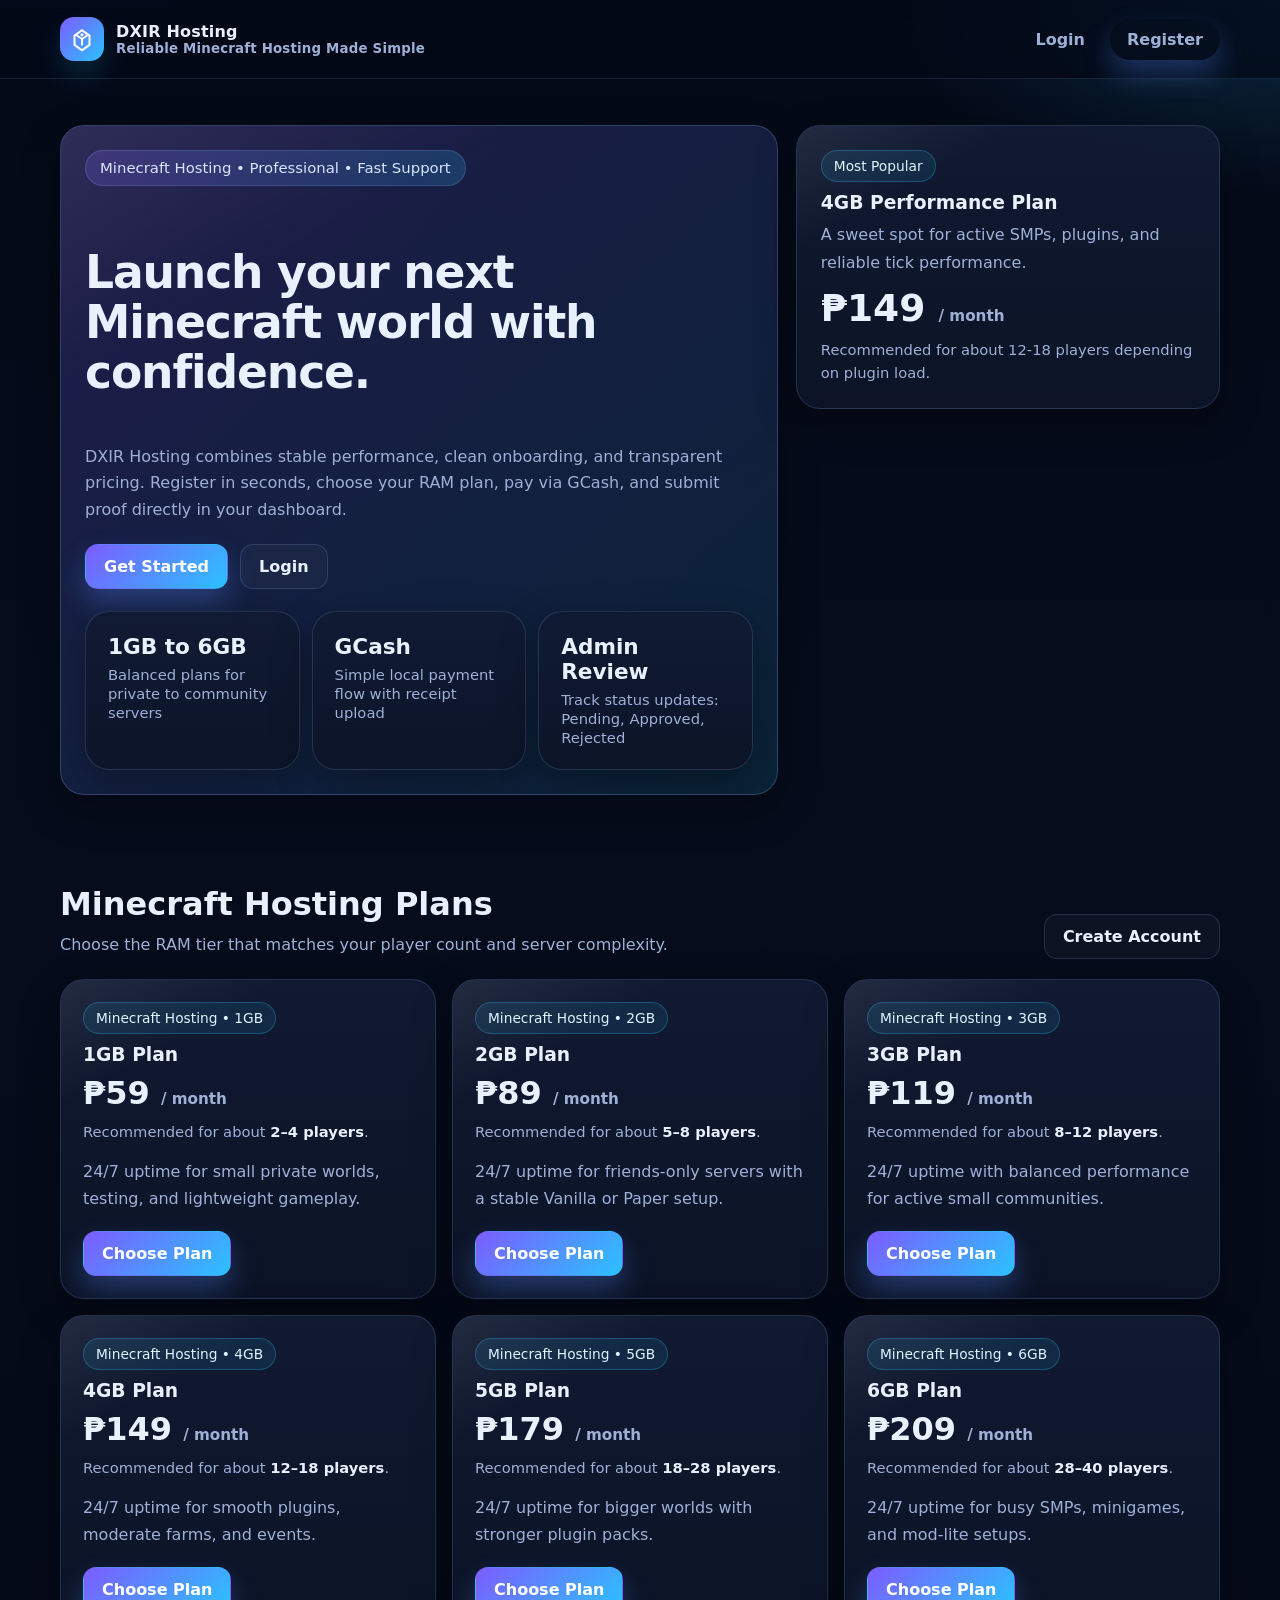
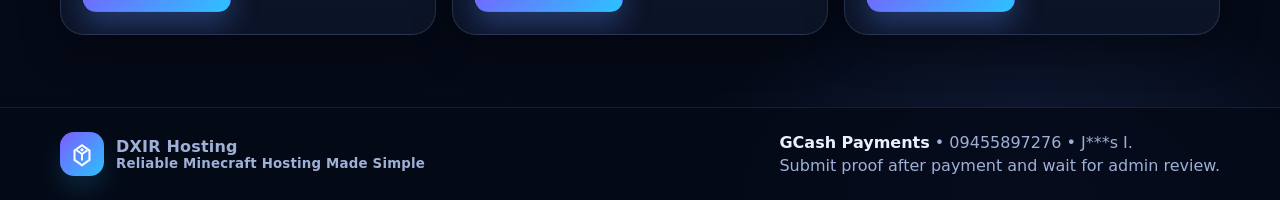
<file: index.html>
<!doctype html>
<html lang="en">
<head>
  <meta charset="UTF-8" />
  <meta name="viewport" content="width=device-width, initial-scale=1.0" />
  <title>DXIR Hosting | Reliable Minecraft Hosting Made Simple</title>
  <meta name="description" content="DXIR Hosting offers premium Minecraft server plans, GCash payments, and a streamlined proof-of-payment workflow." />
  <link rel="stylesheet" href="styles.css" />
  <script defer src="app.js"></script>
</head>
<body data-page="home">
  <header class="site-header">
    <div class="container navbar">
      <a class="brand js-logo" href="index.html" data-label="Reliable Minecraft Hosting Made Simple"></a>
      <nav class="nav-links js-session-state" aria-label="Primary navigation">
        <a href="#pricing">Plans</a>
      </nav>
    </div>
  </header>

  <main>
    <section class="hero">
      <div class="container hero-grid">
        <section class="panel hero-highlight">
          <div class="kicker">Minecraft Hosting • Professional • Fast Support</div>
          <h1 class="hero-main-title">Launch your next Minecraft world with confidence.</h1>
          <p>
            DXIR Hosting combines stable performance, clean onboarding, and transparent pricing.
            Register in seconds, choose your RAM plan, pay via GCash, and submit proof directly in your dashboard.
          </p>
          <div class="hero-actions">
            <a class="btn btn-primary" href="register.html">Get Started</a>
            <a class="btn btn-secondary" href="login.html">Login</a>
          </div>
          <div class="metric-grid" style="margin-top:22px;">
            <article class="stat-card">
              <strong>1GB to 6GB</strong>
              <span>Balanced plans for private to community servers</span>
            </article>
            <article class="stat-card">
              <strong>GCash</strong>
              <span>Simple local payment flow with receipt upload</span>
            </article>
            <article class="stat-card">
              <strong>Admin Review</strong>
              <span>Track status updates: Pending, Approved, Rejected</span>
            </article>
          </div>
        </section>

        <aside class="hero-art">
          <article class="art-tile">
            <div class="plan-pill">Most Popular</div>
            <h3 style="margin:0 0 8px;">4GB Performance Plan</h3>
            <p style="margin:0;">A sweet spot for active SMPs, plugins, and reliable tick performance.</p>
            <div class="price" style="font-size:2.35rem;">₱149 <small>/ month</small></div>
            <div class="help">Recommended for about 12-18 players depending on plugin load.</div>
          </article>
        </aside>
      </div>
    </section>

    <section id="pricing" class="section">
      <div class="container">
        <div class="section-head">
          <div>
            <h2>Minecraft Hosting Plans</h2>
            <p class="section-subtitle">Choose the RAM tier that matches your player count and server complexity.</p>
          </div>
          <a class="btn btn-secondary" href="register.html">Create Account</a>
        </div>
        <div id="pricing-grid" class="grid-3"></div>
      </div>
    </section>
  </main>

  <footer class="footer">
    <div class="container footer-grid">
      <div class="brand js-logo" data-label="Reliable Minecraft Hosting Made Simple"></div>
      <div>
        <div><strong style="color:var(--text);">GCash Payments</strong> • 09455897276 • J***s I.</div>
        <div class="muted" style="margin-top:4px;">Submit proof after payment and wait for admin review.</div>
      </div>
    </div>
  </footer>
</body>
</html>
</file>
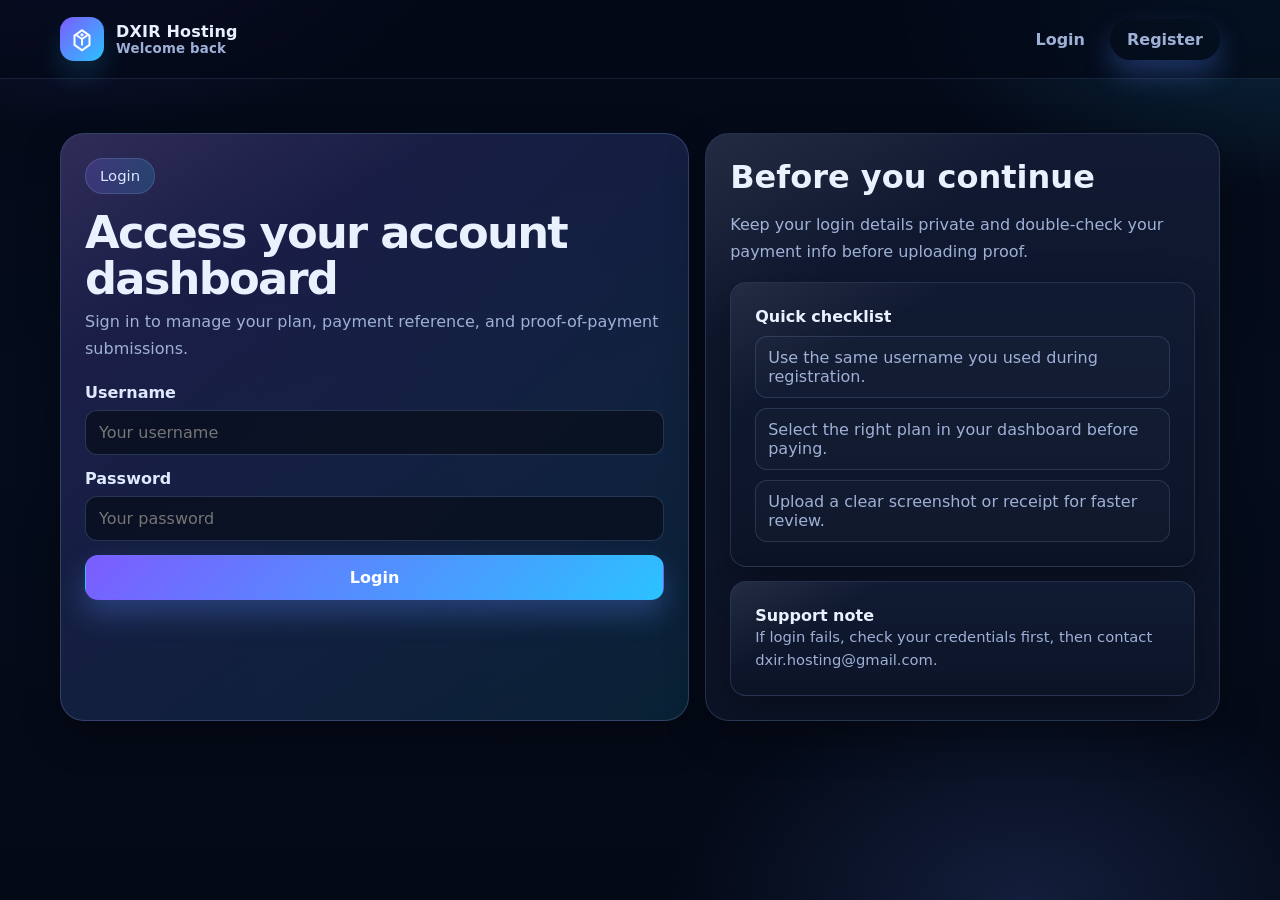
<file: admin.html>
<!doctype html>
<html lang="en">
<head>
  <meta charset="UTF-8" />
  <meta name="viewport" content="width=device-width, initial-scale=1.0" />
  <title>Admin Dashboard | DXIR Hosting</title>
  <link rel="stylesheet" href="styles.css" />
  <script defer src="app.js"></script>
</head>
<body data-page="admin">
  <header class="site-header">
    <div class="container navbar">
      <a class="brand js-logo" href="index.html" data-label="Admin control panel"></a>
      <nav class="nav-links js-session-state"></nav>
    </div>
  </header>

  <main class="page-shell">
    <div class="container portal-shell">
      <aside class="portal-sidebar">
        <section class="panel portal-card hero-highlight">
          <div class="kicker">Admin Control</div>
          <h1 class="page-title">Welcome, <span id="admin-name">admin</span></h1>
          <p class="section-subtitle">Review accounts, manage proof submissions, and approve panel deliveries from one place.</p>
          <div class="notice" style="margin-top:16px;">
            <strong style="color:var(--text);">Workflow</strong>
            <ul class="quick-list" style="margin-top:10px;">
              <li>Check registered account details</li>
              <li>Review uploaded proof and e-mail</li>
              <li>Approve, pending, or reject submissions</li>
            </ul>
          </div>
        </section>

        <section class="panel portal-card">
          <h2 style="margin-bottom:10px;">Control status</h2>
          <div class="admin-mini-stats" id="admin-stats"></div>
        </section>
      </aside>

      <div class="portal-content">
        <section class="panel portal-card" style="margin-bottom:16px;">
          <div class="portal-subhead">
            <div>
              <h2>Registered Accounts</h2>
              <p class="help" style="margin-bottom:0;">Latest registered users are shown here for quick verification.</p>
            </div>
            <span class="summary-chip">Accounts</span>
          </div>
          <div class="table-wrap" style="margin-top:14px;">
            <table>
              <thead>
                <tr>
                  <th>Username</th>
                  <th>Role</th>
                  <th>Created</th>
                </tr>
              </thead>
              <tbody id="users-tbody"></tbody>
            </table>
          </div>
        </section>

        <section class="panel portal-card">
          <div class="portal-subhead">
            <div>
              <h2>Proof-of-Payment Queue</h2>
              <p class="help" style="margin-bottom:0;">Set each submission to Pending, Approved, or Rejected after checking proof and e-mail details.</p>
            </div>
            <span class="summary-chip">Review queue</span>
          </div>
          <div id="admin-submissions" style="display:grid; gap:16px; margin-top:16px;"></div>
        </section>
      </div>
    </div>
  </main>
</body>
</html>
</file>
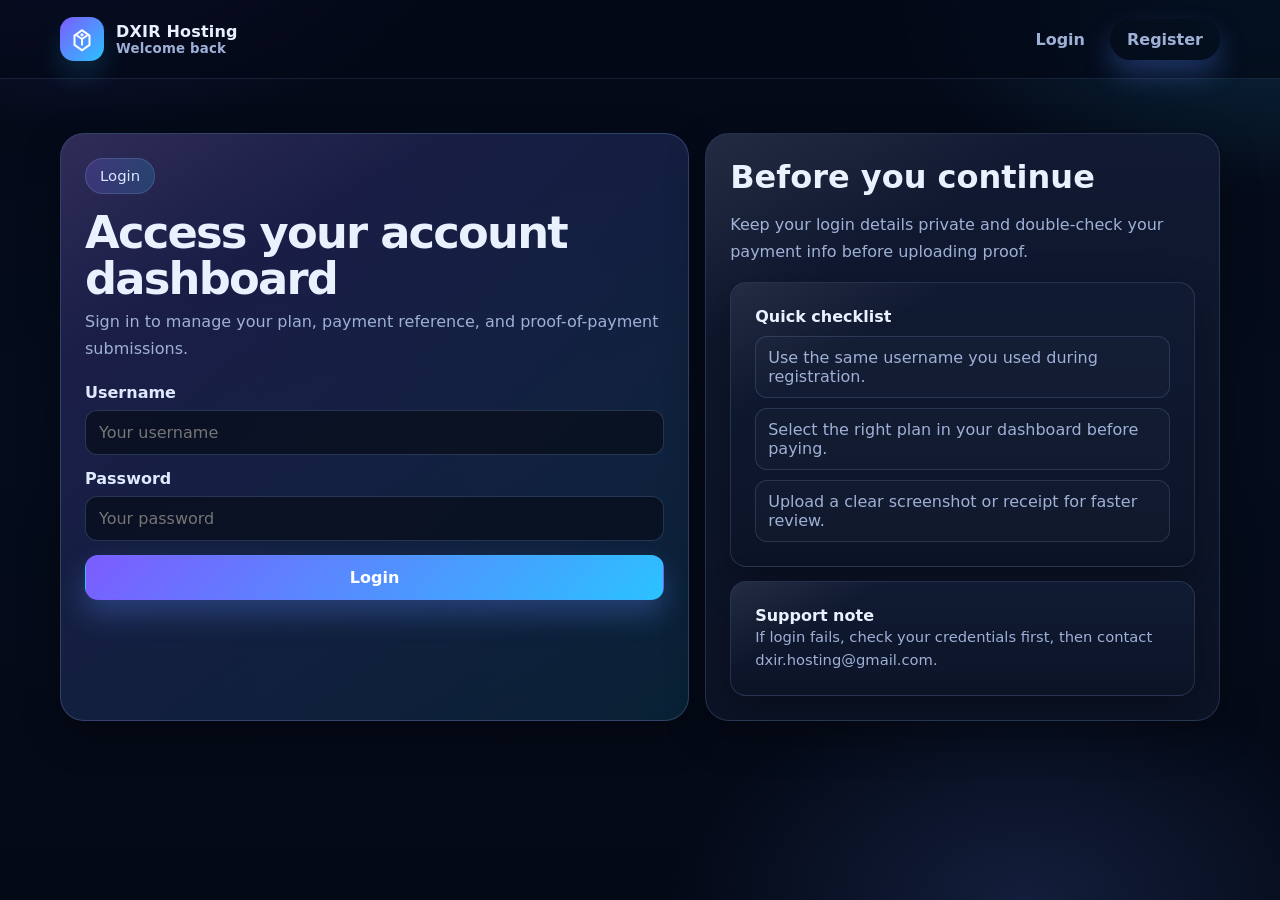
<file: dashboard.html>
<!doctype html>
<html lang="en">
<head>
  <meta charset="UTF-8" />
  <meta name="viewport" content="width=device-width, initial-scale=1.0" />
  <title>Dashboard | DXIR Hosting</title>
  <link rel="stylesheet" href="styles.css" />
  <script defer src="app.js"></script>
</head>
<body data-page="dashboard">
  <header class="site-header">
    <div class="container navbar">
      <a class="brand js-logo" href="index.html" data-label="Client dashboard"></a>
      <nav class="nav-links js-session-state"></nav>
    </div>
  </header>

  <main class="page-shell">
    <div class="container portal-shell">
      <aside class="portal-sidebar">
        <section class="panel portal-card hero-highlight">
          <div class="kicker">Client Dashboard</div>
          <h1 class="page-title">Welcome, <span id="welcome-name">user</span></h1>
          <p class="section-subtitle">Submit your proof of payment and receive your panel details through e-mail after review.</p>

          <div class="dashboard-summary dashboard-summary-left">
            <span class="summary-chip">E-mail required</span>
            <span class="summary-chip">Proof upload</span>
            <span class="summary-chip">Admin review</span>
          </div>
        </section>

        <section class="panel portal-card">
          <div class="portal-subhead">
            <h2>Payment summary</h2>
            <span class="summary-chip">GCash only</span>
          </div>
          <p class="help help-compact">Use the details below before uploading your receipt.</p>
          <div class="notice">
            <strong style="color:var(--text);">GCash Number</strong>
            <div class="code" id="gcash-number"></div>
          </div>
          <div class="notice">
            <strong style="color:var(--text);">Account Name</strong>
            <div class="code" id="gcash-name"></div>
          </div>
        </section>

        <section class="panel portal-card">
          <h2 class="section-title-tight">Quick checklist</h2>
          <ul class="quick-list">
            <li>Select the plan you paid for</li>
            <li>Enter the exact e-mail for delivery</li>
            <li>Upload a clear image or PDF receipt</li>
          </ul>
          <div class="help support-line">Support: <a href="mailto:dxir.hosting@gmail.com">dxir.hosting@gmail.com</a></div>
        </section>
      </aside>

      <div class="portal-content">
        <section class="panel portal-card">
          <div class="portal-subhead">
            <div>
              <h2>Available Plans</h2>
              <p class="help help-compact-bottom">Choose a plan below and it will be selected automatically in your proof form.</p>
            </div>
            <span class="summary-chip">24/7 uptime</span>
          </div>
          <div id="dashboard-plan-grid" class="grid-3 dashboard-plan-grid"></div>
        </section>

        <section class="form-card portal-card">
          <div class="portal-subhead">
            <div>
              <h2>Submit your payment proof</h2>
              <p id="selected-plan-note" class="help">Choose a plan first, then pay via GCash and upload proof below.</p>
            </div>
            <span class="summary-chip">Secure submission</span>
          </div>

          <form id="proof-form" class="dashboard-form">
            <div class="form-grid">
              <div class="field">
                <label for="full-name">Name</label>
                <input id="full-name" name="fullName" type="text" placeholder="Your full name" required />
              </div>
              <div class="field">
                <label for="proof-username">Username</label>
                <input id="proof-username" name="username" type="text" placeholder="Your account username" required />
              </div>
              <div class="field full">
                <label for="proof-email">E-mail</label>
                <input id="proof-email" name="email" type="email" placeholder="name@example.com" required />
                <div class="help">We’ll use this to send your panel and delivery details.</div>
              </div>
              <div class="field full">
                <label for="plan-select">Selected Plan</label>
                <select id="plan-select" name="plan" required></select>
              </div>
              <div class="field full">
                <label for="reference">Transaction Reference Number</label>
                <input id="reference" name="reference" type="text" placeholder="GCash reference number" required />
              </div>
              <div class="field full">
                <label for="proof-file">Upload Proof of Payment</label>
                <input id="proof-file" name="proof" type="file" accept="image/*,.pdf" required />
                <div class="help">Upload a clear image or PDF under 2.5MB for this demo site.</div>
              </div>
              <div class="field full">
                <button class="btn btn-primary" type="submit">Submit Proof</button>
              </div>
            </div>
            <div id="proof-message" hidden></div>
          </form>
        </section>

        <section class="panel portal-card">
          <div class="portal-subhead">
            <h2>Submission activity</h2>
            <span class="summary-chip">Live preview</span>
          </div>
          <div id="proof-preview" class="preview">
            <div class="help">Upload an image or document proof to see a preview here.</div>
          </div>

          <div class="dashboard-submissions-wrap">
            <h2 class="dashboard-submissions-title">Your Submissions</h2>
            <div id="user-submissions"></div>
          </div>
        </section>
      </div>
    </div>
  </main>
</body>
</html>
</file>
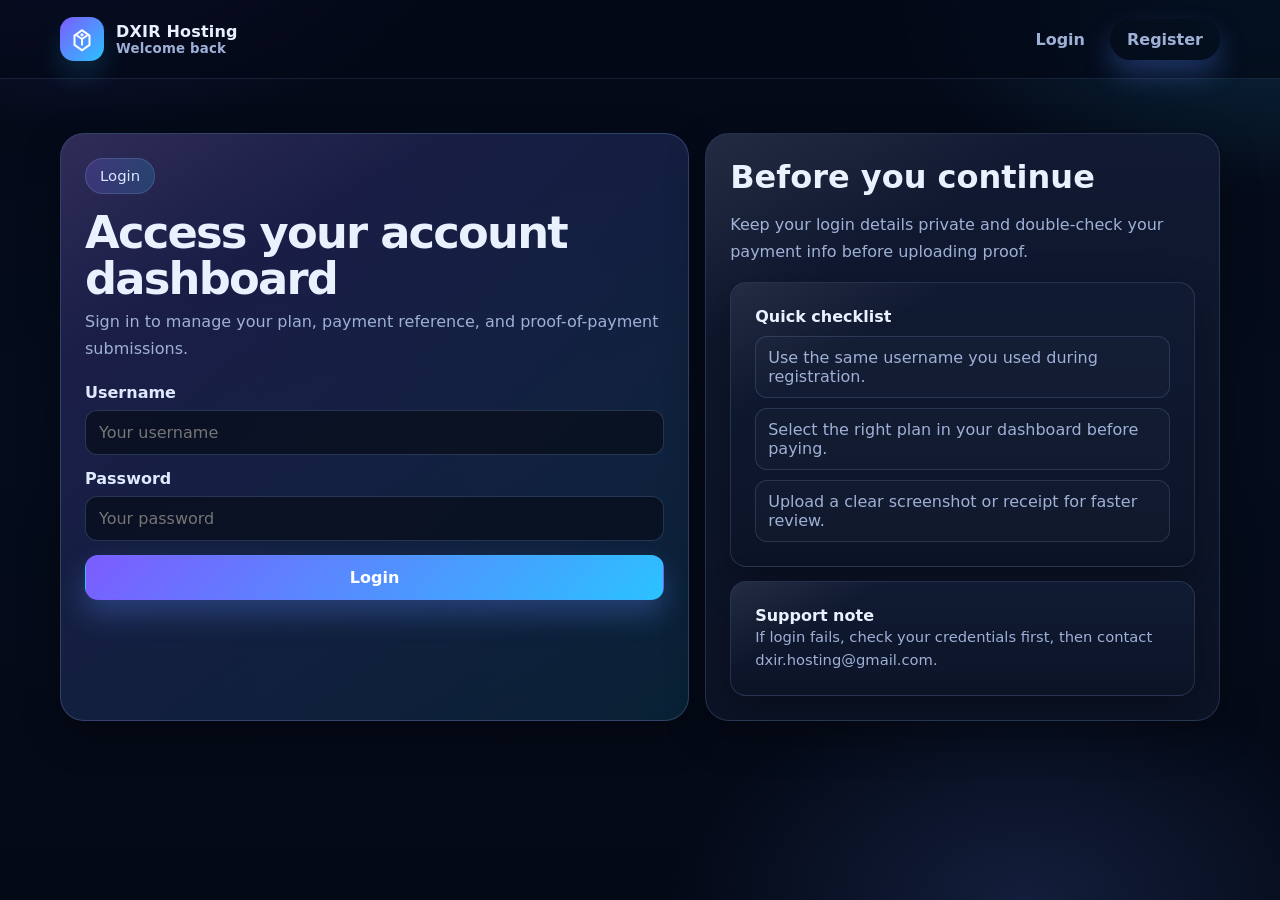
<file: login.html>
<!doctype html>
<html lang="en">
<head>
  <meta charset="UTF-8" />
  <meta name="viewport" content="width=device-width, initial-scale=1.0" />
  <title>Login | DXIR Hosting</title>
  <link rel="stylesheet" href="styles.css" />
  <script defer src="app.js"></script>
</head>
<body data-page="login">
  <header class="site-header">
    <div class="container navbar">
      <a class="brand js-logo" href="index.html" data-label="Welcome back"></a>
      <nav class="nav-links js-session-state"></nav>
    </div>
  </header>

  <main class="page-shell">
    <div class="container auth-layout">
      <section class="form-card hero-highlight">
        <div class="kicker">Login</div>
        <h1 class="page-title">Access your account dashboard</h1>
        <p class="section-subtitle">Sign in to manage your plan, payment reference, and proof-of-payment submissions.</p>

        <form id="login-form" style="margin-top:20px;">
          <div class="form-grid">
            <div class="field full">
              <label for="username">Username</label>
              <input id="username" name="username" type="text" placeholder="Your username" required />
            </div>
            <div class="field full">
              <label for="password">Password</label>
              <input id="password" name="password" type="password" placeholder="Your password" required />
            </div>
            <div class="field full">
              <button class="btn btn-primary" type="submit">Login</button>
            </div>
          </div>
          <div id="login-message" hidden></div>
        </form>
      </section>

      <aside class="panel">
        <h2>Before you continue</h2>
        <p>Keep your login details private and double-check your payment info before uploading proof.</p>

        <div class="notice">
          <strong style="color:var(--text);">Quick checklist</strong>
          <ul class="quick-list" style="margin-top:10px;">
            <li>Use the same username you used during registration.</li>
            <li>Select the right plan in your dashboard before paying.</li>
            <li>Upload a clear screenshot or receipt for faster review.</li>
          </ul>
        </div>

        <div class="notice">
          <strong style="color:var(--text);">Support note</strong>
          <div class="help">If login fails, check your credentials first, then contact <a href="mailto:dxir.hosting@gmail.com">dxir.hosting@gmail.com</a>.</div>
        </div>
      </aside>
    </div>
  </main>
</body>
</html>
</file>
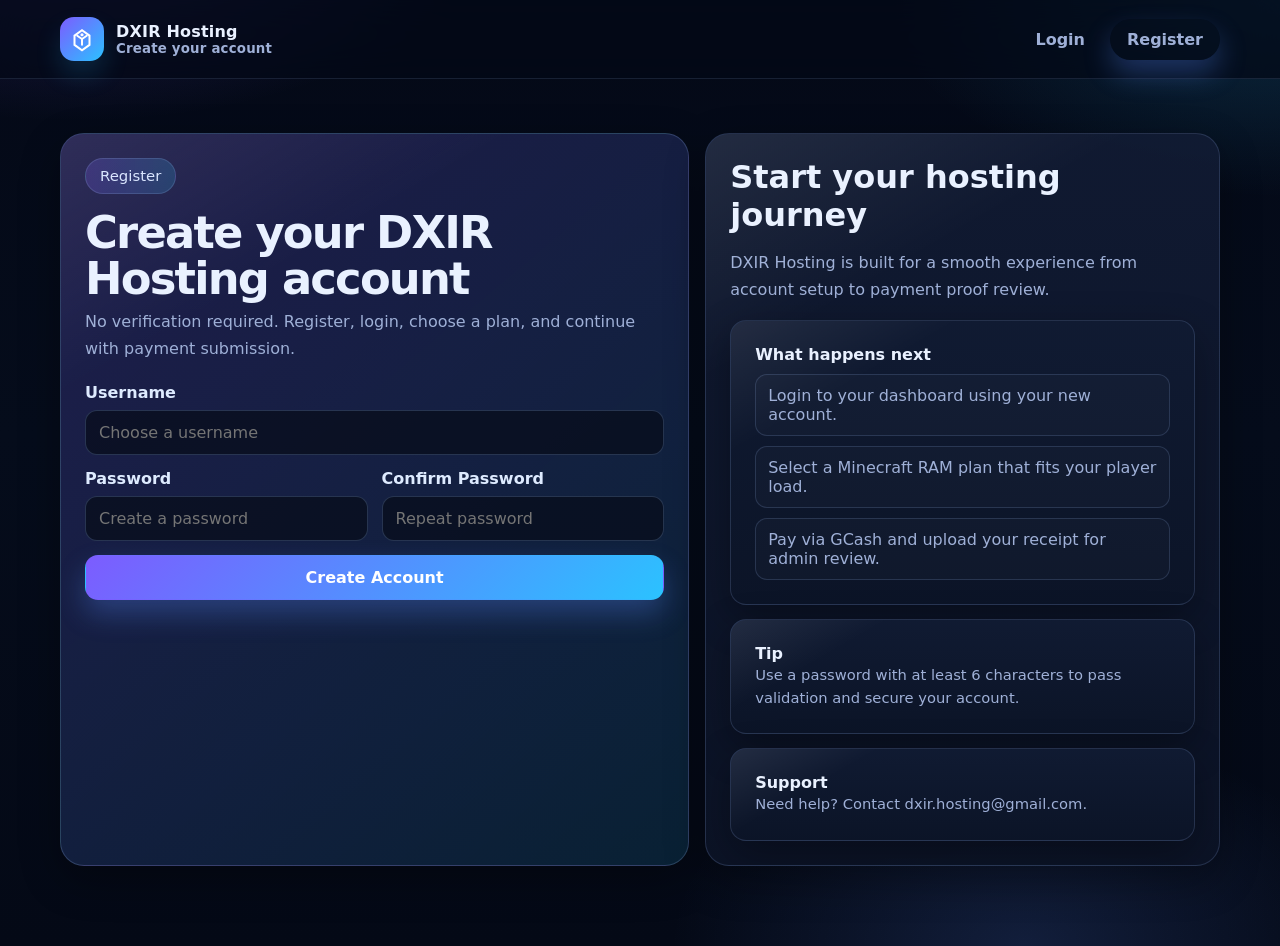
<file: register.html>
<!doctype html>
<html lang="en">
<head>
  <meta charset="UTF-8" />
  <meta name="viewport" content="width=device-width, initial-scale=1.0" />
  <title>Register | DXIR Hosting</title>
  <link rel="stylesheet" href="styles.css" />
  <script defer src="app.js"></script>
</head>
<body data-page="register">
  <header class="site-header">
    <div class="container navbar">
      <a class="brand js-logo" href="index.html" data-label="Create your account"></a>
      <nav class="nav-links js-session-state"></nav>
    </div>
  </header>

  <main class="page-shell">
    <div class="container auth-layout">
      <section class="form-card hero-highlight">
        <div class="kicker">Register</div>
        <h1 class="page-title">Create your DXIR Hosting account</h1>
        <p class="section-subtitle">No verification required. Register, login, choose a plan, and continue with payment submission.</p>

        <form id="register-form" style="margin-top:20px;">
          <div class="form-grid">
            <div class="field full">
              <label for="username">Username</label>
              <input id="username" name="username" type="text" placeholder="Choose a username" required />
            </div>
            <div class="field">
              <label for="password">Password</label>
              <input id="password" name="password" type="password" placeholder="Create a password" required />
            </div>
            <div class="field">
              <label for="confirm">Confirm Password</label>
              <input id="confirm" name="confirm" type="password" placeholder="Repeat password" required />
            </div>
            <div class="field full">
              <button class="btn btn-primary" type="submit">Create Account</button>
            </div>
          </div>
          <div id="register-message" hidden></div>
        </form>
      </section>

      <aside class="panel">
        <h2>Start your hosting journey</h2>
        <p>DXIR Hosting is built for a smooth experience from account setup to payment proof review.</p>

        <div class="notice">
          <strong style="color:var(--text);">What happens next</strong>
          <ul class="quick-list" style="margin-top:10px;">
            <li>Login to your dashboard using your new account.</li>
            <li>Select a Minecraft RAM plan that fits your player load.</li>
            <li>Pay via GCash and upload your receipt for admin review.</li>
          </ul>
        </div>

        <div class="notice">
          <strong style="color:var(--text);">Tip</strong>
          <div class="help">Use a password with at least 6 characters to pass validation and secure your account.</div>
        </div>

        <div class="notice">
          <strong style="color:var(--text);">Support</strong>
          <div class="help">Need help? Contact <a href="mailto:dxir.hosting@gmail.com">dxir.hosting@gmail.com</a>.</div>
        </div>
      </aside>
    </div>
  </main>
</body>
</html>
</file>
<file: styles.css>
/* DXIR Hosting - redesigned premium styles */
:root {
  --bg: #060b16;
  --bg-elevated: #0d1529;
  --card: #111b33;
  --card-soft: #0f1930;
  --line: rgba(136, 166, 219, 0.2);
  --line-strong: rgba(136, 166, 219, 0.34);
  --text: #e9f1ff;
  --muted: #9fb0d7;
  --accent: #7c5cff;
  --accent-2: #2bc2ff;
  --accent-3: #5b8cff;
  --success: #22c55e;
  --warning: #f59e0b;
  --danger: #ef4444;
  --radius-lg: 24px;
  --radius-md: 16px;
  --radius-sm: 12px;
  --shadow-lg: 0 22px 58px rgba(0, 0, 0, 0.45);
  --shadow-md: 0 14px 40px rgba(0, 0, 0, 0.32);
  --ease-smooth: cubic-bezier(0.22, 1, 0.36, 1);
  --dur-fast: 0.18s;
  --dur-mid: 0.28s;
  --max: 1160px;
}

@keyframes fade-rise {
  from {
    opacity: 0;
    transform: translateY(6px);
  }
  to {
    opacity: 1;
    transform: translateY(0);
  }
}

@keyframes soft-float {
  0%, 100% {
    transform: translateY(0);
  }
  50% {
    transform: translateY(-2px);
  }
}

@keyframes glow-pulse {
  0%, 100% {
    box-shadow: 0 14px 26px rgba(43, 194, 255, 0.16);
  }
  50% {
    box-shadow: 0 16px 30px rgba(124, 92, 255, 0.2);
  }
}

* {
  box-sizing: border-box;
}

html {
  scroll-behavior: smooth;
}

body {
  margin: 0;
  color: var(--text);
  min-height: 100vh;
  font-family: Inter, ui-sans-serif, system-ui, -apple-system, BlinkMacSystemFont, "Segoe UI", sans-serif;
  background:
    radial-gradient(700px 360px at 6% -10%, rgba(124, 92, 255, 0.26), transparent 60%),
    radial-gradient(680px 340px at 100% 0%, rgba(43, 194, 255, 0.18), transparent 58%),
    radial-gradient(520px 320px at 80% 100%, rgba(91, 140, 255, 0.16), transparent 68%),
    linear-gradient(180deg, #040917 0%, #050c1b 46%, #040916 100%);
}

a {
  color: inherit;
  text-decoration: none;
}

img {
  max-width: 100%;
  display: block;
}

button,
input,
select,
textarea {
  font: inherit;
}

.container {
  width: min(var(--max), calc(100% - 32px));
  margin: 0 auto;
}

.site-header {
  position: sticky;
  top: 0;
  z-index: 80;
  backdrop-filter: blur(18px);
  background: rgba(4, 9, 23, 0.72);
  border-bottom: 1px solid rgba(151, 179, 228, 0.14);
  transition: background var(--dur-mid) var(--ease-smooth), border-color var(--dur-mid) var(--ease-smooth);
}

.navbar {
  min-height: 78px;
  display: flex;
  align-items: center;
  justify-content: space-between;
  gap: 16px;
}

.nav-links {
  display: flex;
  align-items: center;
  flex-wrap: wrap;
  gap: 10px;
}

.nav-links a,
.nav-links button {
  border: 1px solid transparent;
  background: transparent;
  color: var(--muted);
  cursor: pointer;
  font-weight: 600;
  padding: 10px 14px;
  border-radius: 999px;
  position: relative;
  transition: all var(--dur-fast) var(--ease-smooth);
}

.nav-links a::after {
  content: "";
  position: absolute;
  left: 14px;
  right: 14px;
  bottom: 6px;
  height: 2px;
  border-radius: 999px;
  background: linear-gradient(90deg, var(--accent), var(--accent-2));
  transform: scaleX(0);
  transform-origin: center;
  transition: transform var(--dur-fast) var(--ease-smooth);
}

.nav-links a:hover,
.nav-links button:hover,
.nav-links a.active {
  color: var(--text);
  border-color: rgba(136, 166, 219, 0.2);
  background: rgba(91, 140, 255, 0.12);
}

.nav-links a:hover::after,
.nav-links a.active::after {
  transform: scaleX(1);
}

.brand {
  display: inline-flex;
  align-items: center;
  gap: 12px;
  font-weight: 800;
  letter-spacing: 0.2px;
}

.brand-mark {
  width: 44px;
  height: 44px;
  border-radius: 14px;
  display: grid;
  place-items: center;
  background: linear-gradient(135deg, var(--accent), var(--accent-2));
  box-shadow: 0 14px 26px rgba(43, 194, 255, 0.16);
  animation: glow-pulse 6s var(--ease-smooth) infinite;
}

.brand-mark svg {
  width: 30px;
  height: 30px;
}

.brand small {
  display: block;
  color: var(--muted);
  font-weight: 600;
}

.hero {
  padding: 46px 0 64px;
  animation: fade-rise 0.36s var(--ease-smooth) both;
}

.page-shell {
  padding: 54px 0 80px;
  animation: fade-rise 0.36s var(--ease-smooth) both;
}

.hero-grid {
  display: grid;
  grid-template-columns: 1.32fr 0.78fr;
  gap: 18px;
  align-items: start;
}

.hero h1:not(.hero-main-title),
.page-title {
  margin: 0;
  font-size: clamp(2.15rem, 6.8vw, 4.3rem);
  line-height: 1.02;
  letter-spacing: -0.04em;
}

.hero h1.hero-main-title {
  font-size: clamp(1.55rem, 4.4vw, 2.85rem);
  line-height: 1.1;
  letter-spacing: -0.025em;
}

.page-title {
  font-size: clamp(1.85rem, 5vw, 2.8rem);
}

.hero p,
.section-subtitle,
.muted {
  color: var(--muted);
}

.hero p {
  max-width: 64ch;
  line-height: 1.78;
  margin: 14px 0 0;
}

.kicker {
  display: inline-flex;
  align-items: center;
  gap: 8px;
  padding: 8px 14px;
  border-radius: 999px;
  margin-bottom: 16px;
  font-size: 0.93rem;
  color: #d8e5ff;
  border: 1px solid rgba(136, 166, 219, 0.22);
  background: linear-gradient(90deg, rgba(124, 92, 255, 0.22), rgba(43, 194, 255, 0.18));
}

.hero-actions {
  display: flex;
  gap: 12px;
  flex-wrap: wrap;
  margin-top: 20px;
}

.card,
.panel,
.form-card,
.notice,
.feature-card,
.pricing-card,
.stat-card,
.submission-card,
.art-tile {
  position: relative;
  background: linear-gradient(180deg, rgba(17, 27, 51, 0.94), rgba(12, 20, 39, 0.95));
  border: 1px solid var(--line);
  border-radius: var(--radius-lg);
  box-shadow: var(--shadow-md);
  overflow: hidden;
  transition:
    transform var(--dur-mid) var(--ease-smooth),
    border-color var(--dur-mid) var(--ease-smooth),
    box-shadow var(--dur-mid) var(--ease-smooth),
    background-color var(--dur-mid) var(--ease-smooth);
}

.card,
.panel,
.form-card,
.notice,
.art-tile {
  padding: 24px;
}

.panel::before,
.form-card::before,
.feature-card::before,
.pricing-card::before,
.notice::before,
.art-tile::before {
  content: "";
  position: absolute;
  inset: 0;
  pointer-events: none;
  background: linear-gradient(150deg, rgba(255, 255, 255, 0.08), transparent 24%);
}

.feature-card,
.pricing-card,
.submission-card,
.stat-card {
  padding: 22px;
}

.feature-card h3,
.pricing-card h3 {
  margin: 0 0 9px;
}

.feature-card p,
.pricing-card p,
.panel p,
.form-card p {
  color: var(--muted);
  line-height: 1.68;
}

.feature-icon {
  width: 48px;
  height: 48px;
  border-radius: 14px;
  display: grid;
  place-items: center;
  margin-bottom: 16px;
  font-size: 1.2rem;
  color: #ebf2ff;
  border: 1px solid rgba(136, 166, 219, 0.22);
  background: rgba(91, 140, 255, 0.16);
}

.hero-art {
  display: grid;
  gap: 12px;
  align-content: start;
}

.art-tile {
  animation: soft-float 9s var(--ease-smooth) infinite;
}

.metric-grid {
  display: grid;
  grid-template-columns: repeat(3, minmax(0, 1fr));
  gap: 12px;
}

.stat-card strong {
  display: block;
  font-size: 1.35rem;
  margin-bottom: 6px;
}

.stat-card span {
  color: var(--muted);
  font-size: 0.92rem;
}

.plan-pill {
  display: inline-flex;
  align-items: center;
  gap: 7px;
  border-radius: 999px;
  padding: 7px 12px;
  border: 1px solid rgba(43, 194, 255, 0.28);
  background: rgba(43, 194, 255, 0.1);
  color: #dcf6ff;
  font-size: 0.86rem;
  margin-bottom: 10px;
}

.price {
  font-size: 2rem;
  font-weight: 800;
  margin: 8px 0;
}

.price small {
  font-size: 0.95rem;
  color: var(--muted);
  font-weight: 600;
}

.section {
  padding: 26px 0 72px;
}

.section-head {
  display: flex;
  align-items: end;
  justify-content: space-between;
  gap: 14px;
  margin-bottom: 20px;
}

.section-head h2,
.panel h2,
.form-card h2 {
  margin: 0;
  font-size: clamp(1.4rem, 3vw, 2rem);
}

.section-subtitle {
  margin: 8px 0 0;
  line-height: 1.72;
}

.grid-4,
.grid-3,
.grid-2 {
  display: grid;
  gap: 16px;
}

.grid-4 {
  grid-template-columns: repeat(4, minmax(0, 1fr));
}

.grid-3 {
  grid-template-columns: repeat(3, minmax(0, 1fr));
}

.grid-2 {
  grid-template-columns: repeat(2, minmax(0, 1fr));
}

.btn {
  display: inline-flex;
  align-items: center;
  justify-content: center;
  gap: 10px;
  border-radius: 13px;
  font-weight: 700;
  border: 1px solid transparent;
  padding: 12px 18px;
  cursor: pointer;
  transition: all var(--dur-fast) var(--ease-smooth);
  position: relative;
  overflow: hidden;
}

.btn::after {
  content: "";
  position: absolute;
  top: 0;
  bottom: 0;
  width: 42px;
  left: -56px;
  background: linear-gradient(120deg, transparent, rgba(255, 255, 255, 0.28), transparent);
  transition: left 0.45s var(--ease-smooth);
}

.btn-primary {
  color: white;
  background: linear-gradient(135deg, var(--accent), var(--accent-2));
  box-shadow: 0 14px 28px rgba(91, 140, 255, 0.3);
}

.btn-primary:hover {
  transform: translateY(-1px);
  filter: brightness(1.06);
}

.btn:hover::after {
  left: calc(100% + 16px);
}

.btn-secondary {
  color: var(--text);
  border-color: var(--line);
  background: rgba(255, 255, 255, 0.03);
}

.btn-secondary:hover {
  border-color: var(--line-strong);
  background: rgba(255, 255, 255, 0.06);
}

.btn-ghost {
  color: var(--muted);
  background: transparent;
}

.btn-danger {
  color: #ffd3d3;
  border-color: rgba(239, 68, 68, 0.2);
  background: rgba(239, 68, 68, 0.14);
}

.btn-success {
  color: #ccf8d9;
  border-color: rgba(34, 197, 94, 0.2);
  background: rgba(34, 197, 94, 0.14);
}

.footer {
  border-top: 1px solid rgba(151, 179, 228, 0.12);
  background: rgba(4, 9, 23, 0.82);
  color: var(--muted);
  padding: 24px 0;
}

.footer-grid {
  display: flex;
  justify-content: space-between;
  align-items: center;
  gap: 18px;
  flex-wrap: wrap;
}

.form-grid {
  display: grid;
  grid-template-columns: repeat(2, minmax(0, 1fr));
  gap: 14px;
}

.field {
  display: flex;
  flex-direction: column;
  gap: 8px;
}

.field.full {
  grid-column: 1 / -1;
}

label {
  color: #deebff;
  font-weight: 700;
}

input,
select,
textarea {
  width: 100%;
  color: var(--text);
  padding: 12px 13px;
  border-radius: var(--radius-sm);
  border: 1px solid rgba(136, 166, 219, 0.24);
  background: rgba(8, 13, 26, 0.72);
  outline: none;
  transition: all var(--dur-fast) var(--ease-smooth);
}

input:focus,
select:focus,
textarea:focus {
  border-color: rgba(43, 194, 255, 0.55);
  box-shadow: 0 0 0 4px rgba(43, 194, 255, 0.12);
}

.help {
  font-size: 0.92rem;
  color: var(--muted);
  line-height: 1.58;
}

.error,
.success {
  margin-top: 14px;
  padding: 12px 14px;
  border-radius: var(--radius-sm);
  border: 1px solid transparent;
}

.error {
  color: #ffc2c2;
  border-color: rgba(239, 68, 68, 0.25);
  background: rgba(239, 68, 68, 0.12);
}

.success {
  color: #c8fcd8;
  border-color: rgba(34, 197, 94, 0.25);
  background: rgba(34, 197, 94, 0.12);
}

.notice {
  margin-top: 14px;
  border-radius: var(--radius-md);
}

.code {
  display: inline-flex;
  align-items: center;
  border-radius: 12px;
  border: 1px solid rgba(136, 166, 219, 0.24);
  background: rgba(255, 255, 255, 0.04);
  padding: 10px 12px;
  font-weight: 700;
}

.table-wrap {
  overflow-x: auto;
}

table {
  width: 100%;
  border-collapse: collapse;
}

th,
td {
  text-align: left;
  padding: 13px 10px;
  border-bottom: 1px solid rgba(136, 166, 219, 0.2);
  vertical-align: top;
}

th {
  color: #deebff;
  font-size: 0.88rem;
  letter-spacing: 0.02em;
}

td {
  color: var(--muted);
}

.badge {
  display: inline-flex;
  align-items: center;
  justify-content: center;
  border-radius: 999px;
  padding: 7px 11px;
  font-size: 0.82rem;
  font-weight: 700;
}

.badge.pending {
  color: #ffdca1;
  background: rgba(245, 158, 11, 0.18);
}

.badge.approved {
  color: #c8fcd8;
  background: rgba(34, 197, 94, 0.16);
}

.badge.rejected {
  color: #ffc2c2;
  background: rgba(239, 68, 68, 0.16);
}

.submission-card {
  border-radius: var(--radius-md);
  border: 1px solid rgba(136, 166, 219, 0.22);
  background: linear-gradient(180deg, rgba(255, 255, 255, 0.035), rgba(255, 255, 255, 0.015));
}

.panel:hover,
.form-card:hover,
.feature-card:hover,
.pricing-card:hover,
.stat-card:hover,
.submission-card:hover,
.notice:hover,
.art-tile:hover {
  transform: translateY(-2px);
  border-color: rgba(136, 166, 219, 0.32);
  box-shadow: var(--shadow-lg);
}

.grid-4 > *,
.grid-3 > *,
.metric-grid > *,
#admin-submissions > *,
#user-submissions > * {
  animation: fade-rise 0.42s var(--ease-smooth) both;
}

.grid-4 > *:nth-child(2),
.grid-3 > *:nth-child(2),
.metric-grid > *:nth-child(2) {
  animation-delay: 0.03s;
}

.grid-4 > *:nth-child(3),
.grid-3 > *:nth-child(3),
.metric-grid > *:nth-child(3) {
  animation-delay: 0.06s;
}

.grid-4 > *:nth-child(4) {
  animation-delay: 0.09s;
}

tbody tr {
  transition: background-color var(--dur-fast) var(--ease-smooth);
}

tbody tr:hover {
  background: rgba(91, 140, 255, 0.06);
}

tbody tr:hover td {
  color: #c9dbff;
}

.submission-grid {
  display: grid;
  grid-template-columns: 1.08fr 0.92fr;
  gap: 16px;
}

.preview {
  margin-top: 10px;
  padding: 12px;
  border-radius: var(--radius-md);
  border: 1px dashed rgba(136, 166, 219, 0.26);
  background: rgba(255, 255, 255, 0.025);
}

.preview img {
  border-radius: 12px;
  max-height: 240px;
  object-fit: contain;
  animation: fade-rise 0.34s var(--ease-smooth) both;
}

.admin-action-bar {
  margin-top: 12px;
  display: flex;
  flex-wrap: wrap;
  gap: 10px;
}

.empty-state {
  padding: 24px;
  border-radius: var(--radius-md);
  border: 1px dashed rgba(136, 166, 219, 0.3);
  color: var(--muted);
  background: rgba(255, 255, 255, 0.015);
}

.auth-layout,
.dashboard-layout,
.admin-layout {
  display: grid;
  gap: 16px;
}

.auth-layout {
  grid-template-columns: 1.1fr 0.9fr;
}

.dashboard-layout {
  grid-template-columns: 1.1fr 0.9fr;
}

.dashboard-top {
  display: flex;
  align-items: start;
  justify-content: space-between;
  gap: 16px;
}

.dashboard-summary {
  display: flex;
  flex-wrap: wrap;
  gap: 10px;
  justify-content: flex-end;
}

.summary-chip {
  display: inline-flex;
  align-items: center;
  gap: 8px;
  padding: 10px 14px;
  border-radius: 999px;
  border: 1px solid rgba(136, 166, 219, 0.22);
  background: rgba(255, 255, 255, 0.03);
  color: #dce9ff;
  font-size: 0.88rem;
  font-weight: 700;
}

.dashboard-summary-left {
  margin-top: 16px;
  justify-content: flex-start;
}

.help-compact {
  margin-top: 0;
}

.help-compact-bottom {
  margin-bottom: 0;
}

.section-title-tight {
  margin-bottom: 8px;
}

.support-line {
  margin-top: 12px;
}

.dashboard-plan-grid {
  margin-top: 14px;
}

.dashboard-form {
  margin-top: 18px;
}

.dashboard-submissions-wrap {
  margin-top: 20px;
}

.dashboard-submissions-title {
  margin-bottom: 12px;
}

.portal-shell {
  display: grid;
  grid-template-columns: 360px minmax(0, 1fr);
  gap: 16px;
  align-items: start;
}

.portal-sidebar,
.portal-content,
.portal-layout {
  display: grid;
  gap: 16px;
}

.portal-layout {
  grid-template-columns: minmax(0, 1fr);
}

.portal-card {
  min-height: 100%;
}

.portal-subhead {
  display: flex;
  align-items: flex-start;
  justify-content: space-between;
  gap: 12px;
  margin-bottom: 8px;
}

.admin-mini-stats {
  display: grid;
  gap: 10px;
}

.admin-mini-stat {
  padding: 14px 16px;
  border-radius: 16px;
  background: rgba(255, 255, 255, 0.03);
  border: 1px solid rgba(136, 166, 219, 0.18);
}

.admin-mini-stat strong {
  display: block;
  font-size: 1.1rem;
  margin-bottom: 4px;
}

.admin-mini-stat span {
  color: var(--muted);
  font-size: 0.88rem;
}

.portal-shell .panel,
.portal-shell .form-card,
.portal-shell .notice,
.portal-shell .stat-card,
.portal-shell .submission-card,
.portal-shell .feature-card,
.portal-shell .pricing-card {
  box-shadow: var(--shadow-lg);
}

.portal-shell .hero-highlight {
  background: linear-gradient(145deg, rgba(124, 92, 255, 0.18), rgba(43, 194, 255, 0.1));
}

.portal-layout .form-card,
.portal-layout .panel {
  padding-top: 22px;
}

.portal-sidebar .quick-list li {
  background: rgba(255, 255, 255, 0.03);
}

.portal-content .table-wrap table {
  min-width: 100%;
}

.portal-content .submission-card {
  background: linear-gradient(180deg, rgba(255, 255, 255, 0.04), rgba(255, 255, 255, 0.015));
}

.hero-highlight {
  background: linear-gradient(140deg, rgba(124, 92, 255, 0.22), rgba(43, 194, 255, 0.13));
  border-color: rgba(136, 166, 219, 0.26);
}

.quick-list {
  margin: 0;
  padding: 0;
  list-style: none;
  display: grid;
  gap: 10px;
}

.quick-list li {
  padding: 11px 12px;
  border-radius: 12px;
  border: 1px solid rgba(136, 166, 219, 0.2);
  background: rgba(255, 255, 255, 0.02);
  color: var(--muted);
  transition: border-color var(--dur-fast) var(--ease-smooth), transform var(--dur-fast) var(--ease-smooth);
}

.quick-list li:hover {
  transform: translateX(1px);
  border-color: rgba(136, 166, 219, 0.34);
}

@media (max-width: 980px) {
  .hero-grid,
  .grid-4,
  .grid-3,
  .grid-2,
  .form-grid,
  .submission-grid,
  .auth-layout,
  .dashboard-layout {
    grid-template-columns: 1fr;
  }

  .portal-shell {
    grid-template-columns: 1fr;
  }

  .dashboard-top,
  .dashboard-summary {
    flex-direction: column;
    align-items: flex-start;
  }

  .portal-subhead {
    flex-direction: column;
    align-items: flex-start;
  }

  .portal-shell .page-title {
    font-size: clamp(1.8rem, 7vw, 2.35rem);
  }

  .portal-shell .section-subtitle {
    max-width: 60ch;
  }

  .section-head,
  .footer-grid,
  .navbar {
    flex-direction: column;
    align-items: flex-start;
  }

  .hero,
  .page-shell {
    padding-top: 34px;
  }

  .nav-links {
    width: 100%;
  }

  .metric-grid {
    grid-template-columns: 1fr;
  }
}

@media (max-width: 640px) {
  .container {
    width: min(var(--max), calc(100% - 20px));
  }

  .section {
    padding: 22px 0 56px;
  }

  .section-head {
    margin-bottom: 16px;
    gap: 10px;
  }

  .pricing-card {
    padding: 16px;
  }

  .pricing-card h3 {
    font-size: 1.1rem;
    margin-bottom: 6px;
  }

  .pricing-card p {
    font-size: 0.93rem;
    line-height: 1.6;
  }

  .pricing-card .price {
    font-size: 1.65rem;
    margin: 6px 0;
  }

  .pricing-card .price small {
    font-size: 0.88rem;
  }

  .pricing-card .plan-pill {
    width: fit-content;
    max-width: 100%;
    white-space: normal;
    line-height: 1.35;
  }

  #pricing .section-head .btn {
    margin-top: 4px;
  }

  .portal-shell {
    gap: 12px;
  }

  .dashboard-summary,
  .summary-chip {
    width: 100%;
  }

  .summary-chip {
    justify-content: center;
  }

  .portal-card,
  .portal-shell .panel,
  .portal-shell .form-card,
  .portal-shell .notice,
  .portal-shell .submission-card,
  .portal-shell .admin-mini-stat {
    padding: 16px;
  }

  .portal-shell .page-title {
    font-size: clamp(1.65rem, 8vw, 2rem);
  }

  .portal-shell .section-subtitle,
  .help,
  .quick-list li,
  td {
    font-size: 0.9rem;
  }

  .portal-subhead h2,
  .dashboard-top h1,
  .portal-shell .panel h2,
  .portal-shell .form-card h2 {
    font-size: clamp(1.2rem, 5vw, 1.55rem);
  }

  .portal-content .table-wrap {
    margin-top: 10px;
  }

  .table-wrap table {
    min-width: 560px;
  }

  th,
  td {
    padding: 10px 8px;
  }

  .card,
  .panel,
  .form-card,
  .notice,
  .feature-card,
  .pricing-card,
  .submission-card,
  .stat-card,
  .art-tile {
    padding: 18px;
  }

  .portal-shell .panel,
  .portal-shell .form-card,
  .portal-shell .notice,
  .portal-shell .submission-card,
  .portal-shell .admin-mini-stat {
    padding: 16px;
  }

  .nav-links {
    display: grid;
    grid-template-columns: repeat(2, minmax(0, 1fr));
    gap: 8px;
  }

  .nav-links a,
  .nav-links button {
    width: 100%;
    justify-content: center;
    text-align: center;
  }

  .form-card .btn,
  #pricing .section-head .btn {
    width: 100%;
  }

  .hero-actions .btn {
    width: auto;
    flex: 1 1 140px;
  }

  .portal-shell .code {
    width: 100%;
    justify-content: center;
    text-align: center;
    word-break: break-word;
  }
}

@media (prefers-reduced-motion: reduce) {
  *,
  *::before,
  *::after {
    animation-duration: 0.01ms !important;
    animation-iteration-count: 1 !important;
    transition-duration: 0.01ms !important;
    scroll-behavior: auto !important;
  }
}
</file>
